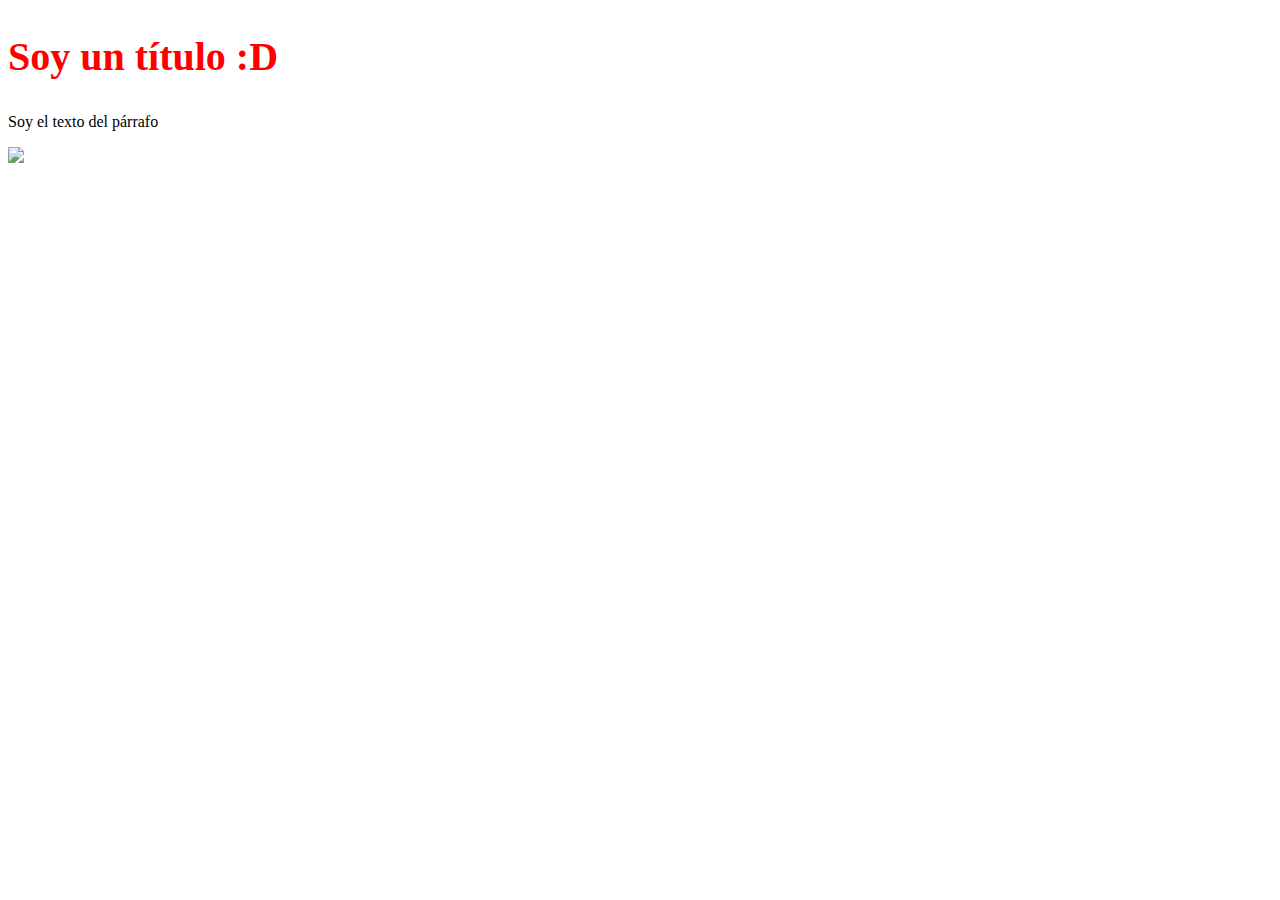
<file: Atributos/index.html>
<!DOCTYPE html>
<html lang="en">
<head>
  <meta charset="UTF-8">
  <meta http-equiv="X-UA-Compatible" content="IE=edge">
  <meta name="viewport" content="width=device-width, initial-scale=1.0">
  <title>Custom Elements</title>
</head>
<body>

  <my-element title="Soy un título :D" parrafo="Soy el texto del párrafo" img="https://avatars3.githubusercontent.com/u/1905708?s=280&v=4">
  </my-element> <!!---Esto viene de JS en customElements.define()-->

  <script type="module" src="my-element.js"></script>

</body>
</html>
</file>
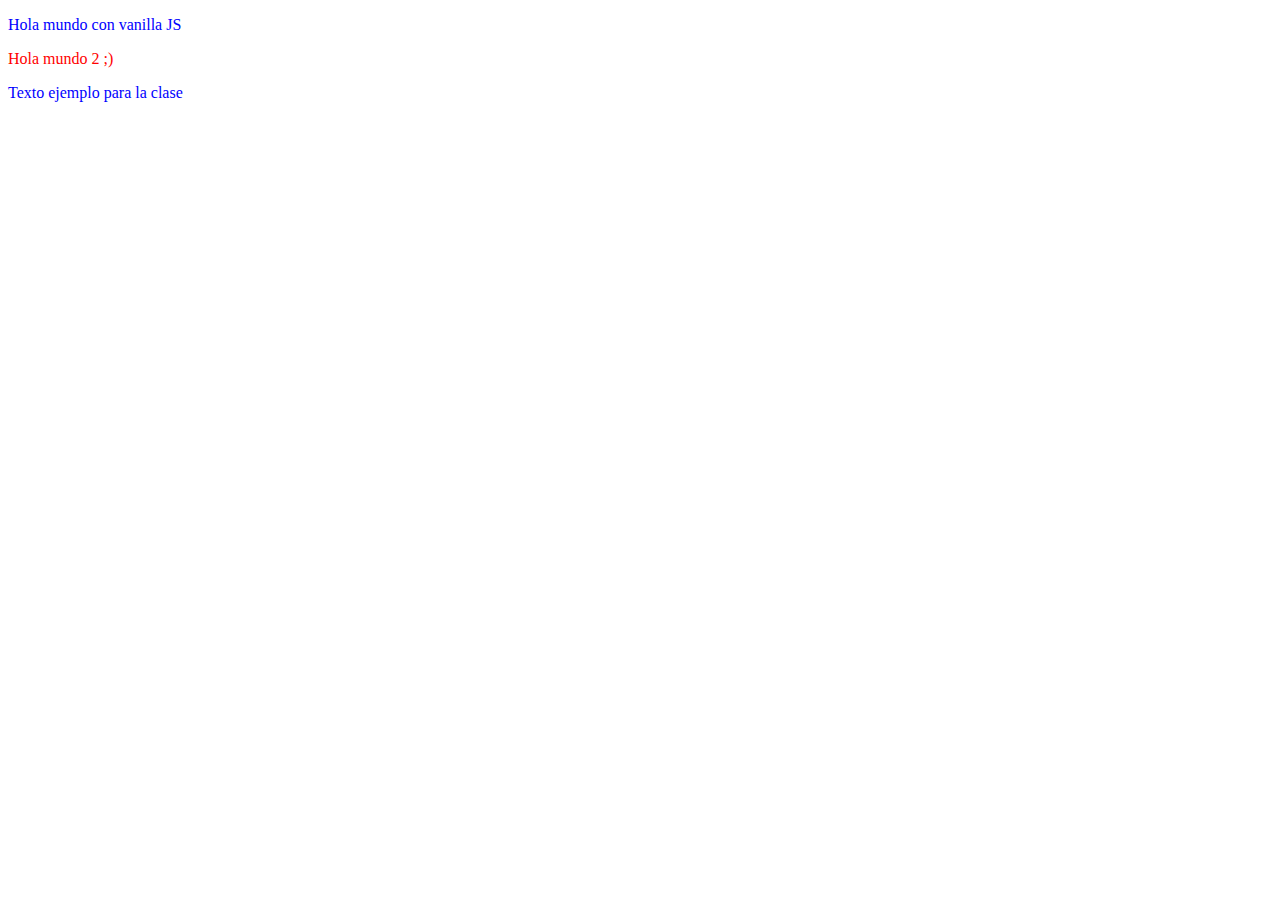
<file: CustomElements/index.html>
<!DOCTYPE html>
<html lang="en">
<head>
  <meta charset="UTF-8">
  <meta http-equiv="X-UA-Compatible" content="IE=edge">
  <meta name="viewport" content="width=device-width, initial-scale=1.0">
  <title>Custom Elements</title>
</head>
<body>
  <my-element></my-element> <!!---Esto viene de JS en customElements.define()-->
  <script type="module" src="my-element.js"></script>
</body>
</html>
</file>
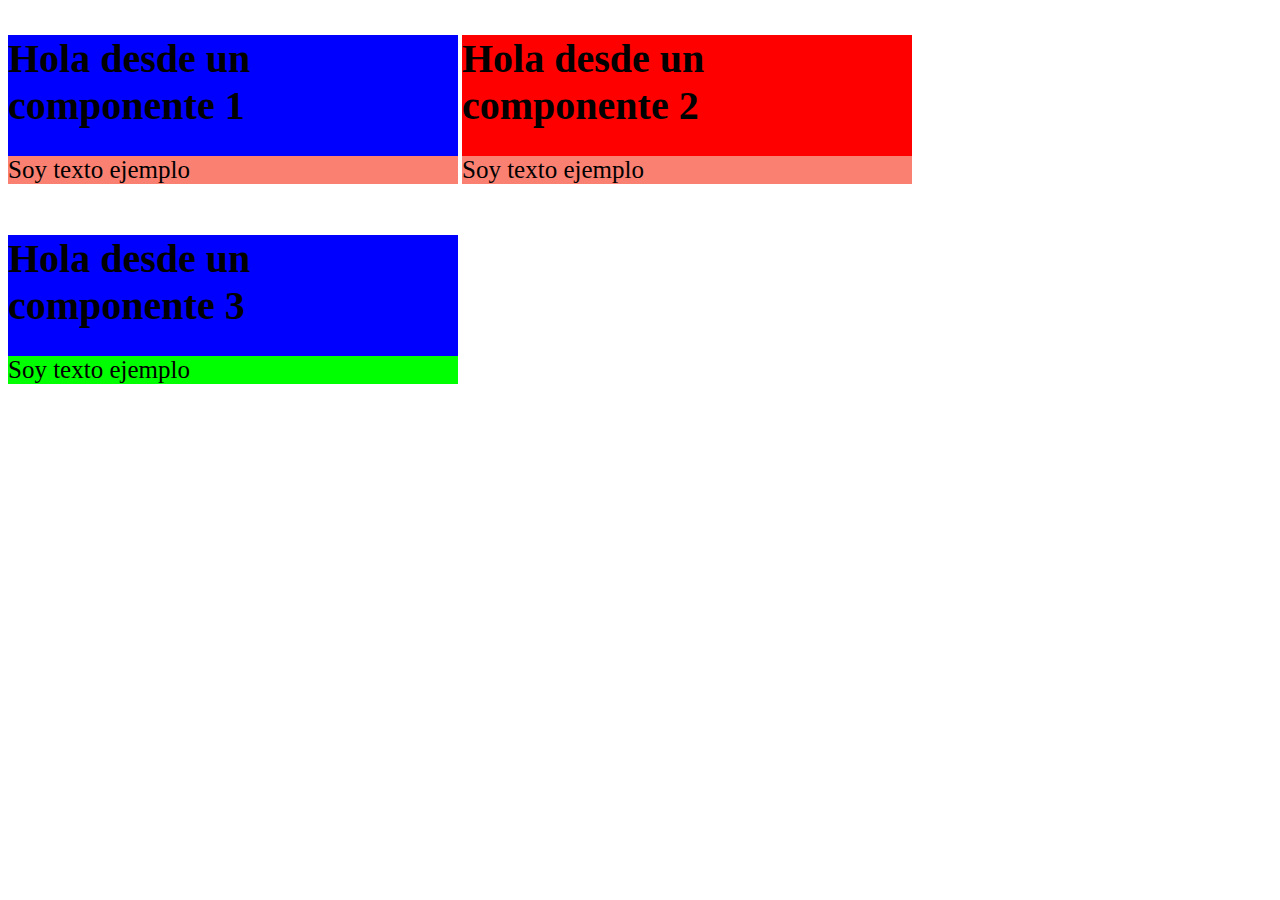
<file: CustomProperties/index.html>
<!DOCTYPE html>
<html lang="en">
<head>
  <meta charset="UTF-8">
  <meta http-equiv="X-UA-Compatible" content="IE=edge">
  <meta name="viewport" content="width=device-width, initial-scale=1.0">
  <title>Custom properties</title>
  <style>
    my-element{ /*Estamos reesecribiendo los estilos que están en JS y también lo podemos hacer desde los archivos CSS*/
      --primary-color: blue;
      --heading-primary: 40px;
    }

    .segundo{
      --primary-color: red;
    }

    .tercero{
      --secondary-color: lime;
    }
  </style>
</head>
<body>
  <my-element>
    <span slot="title">Hola desde un componente 1</span>
    <span class="text" slot="parrafo">Soy texto ejemplo</span>
  </my-element>

  <my-element class="segundo">
    <span slot="title">Hola desde un componente 2</span>
    <span class="text" slot="parrafo">Soy texto ejemplo</span>
  </my-element>

  <my-element class="tercero">
    <span slot="title">Hola desde un componente 3</span>
    <span class="text" slot="parrafo">Soy texto ejemplo</span>
  </my-element>

  <script type="module" src="my-element.js"></script>
</body>
</html>
</file>
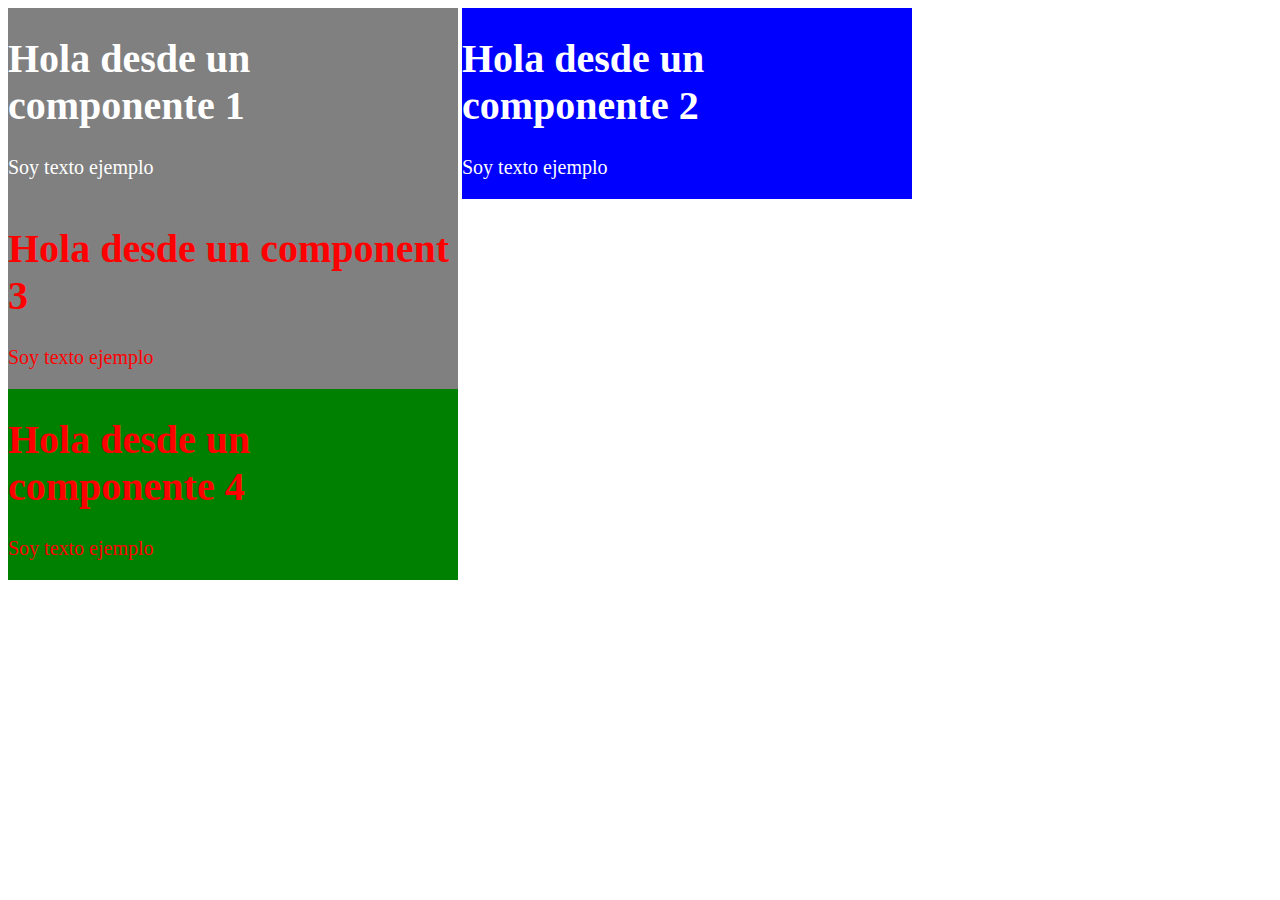
<file: host/index.html>
<!DOCTYPE html>
<html lang="en">
<head>
  <meta charset="UTF-8">
  <meta http-equiv="X-UA-Compatible" content="IE=edge">
  <meta name="viewport" content="width=device-width, initial-scale=1.0">
  <title>Host</title>
</head>
<body>
  <my-element>
    <span slot="title">Hola desde un componente 1</span>
    <span slot="parrafo">Soy texto ejemplo</span>
  </my-element>

  <my-element class="blue">
    <span slot="title">Hola desde un componente 2</span>
    <span slot="parrafo">Soy texto ejemplo</span>
  </my-element>

  <my-element yellow>
    <span slot="title">Hola desde un component 3</span>
    <span slot="parrafo">Soy texto ejemplo</span>
  </my-element>

  <article class="card">
    <my-element yellow>
      <span slot="title">Hola desde un componente 4</span>
      <span slot="parrafo">Soy texto ejemplo</span>
    </my-element>
  </article>

  <script type="module" src="my-element.js"></script>
</body>
</html>
</file>
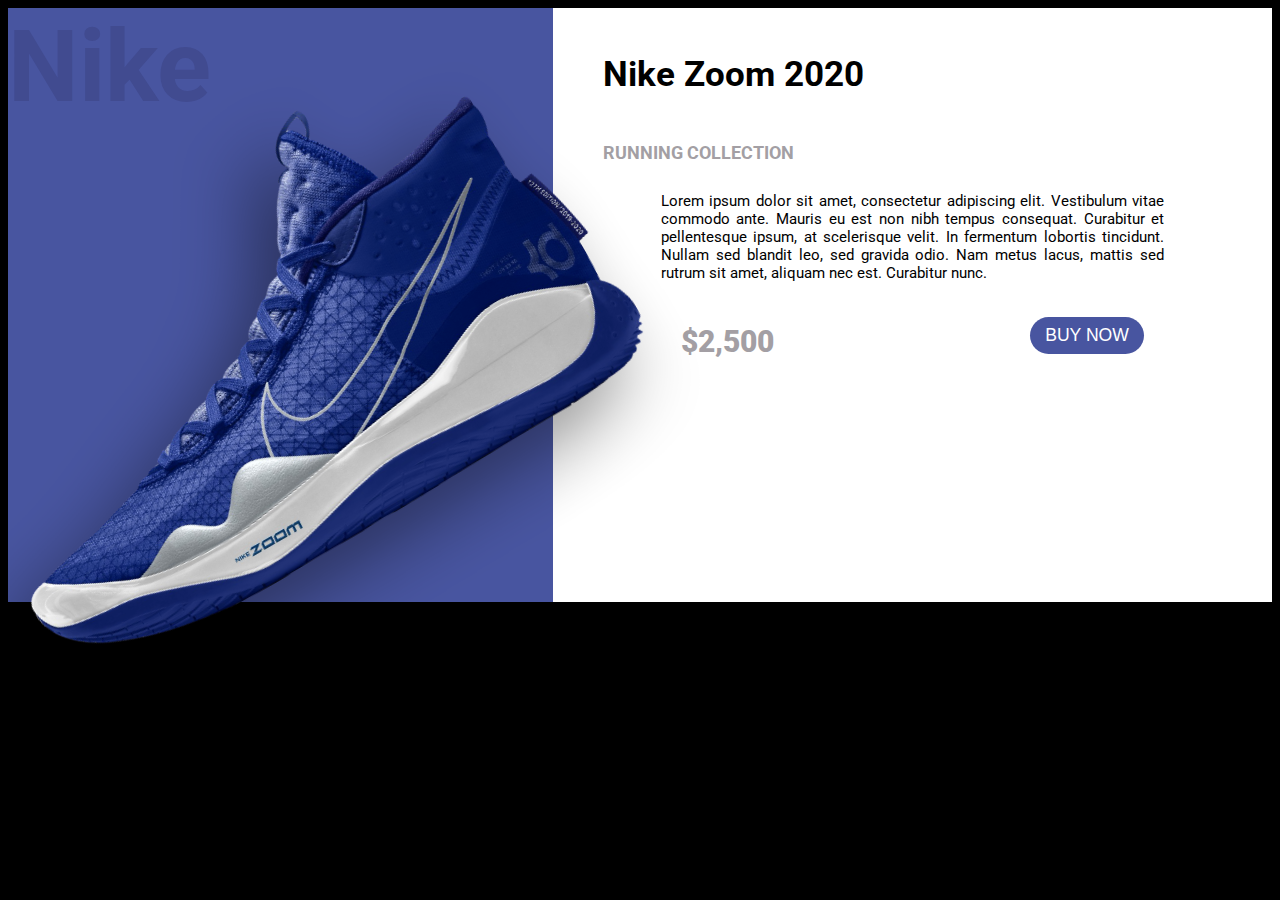
<file: Proyecto/index.html>
<!DOCTYPE html>
<html lang="en">
<head>
  <meta charset="UTF-8">
  <meta http-equiv="X-UA-Compatible" content="IE=edge">
  <meta name="viewport" content="width=device-width, initial-scale=1.0">
  <title>Nike Blue</title>
  <link rel="preconnect" href="https://fonts.gstatic.com">
  <link href="https://fonts.googleapis.com/css2?family=Roboto:wght@400;500&display=swap" rel="stylesheet">
  <link rel="stylesheet" href="style.css">
</head>
<body class="body">
  <nike-card img="images/nike-blue.png">
    <h1 slot="brand-name">Nike</h1>
    <h2 slot="shoe-model">Nike Zoom 2020</h2>
    <h3 slot="collection">RUNNING COLLECTION</h3>
    <p slot="shoe-details">
      Lorem ipsum dolor sit amet, consectetur adipiscing elit. Vestibulum vitae commodo ante.
      Mauris eu est non nibh tempus consequat. Curabitur et pellentesque ipsum, at scelerisque velit.
      In fermentum lobortis tincidunt. Nullam sed blandit leo, sed gravida odio. Nam metus lacus, mattis sed rutrum sit
      amet, aliquam nec est. Curabitur nunc.
    </p>
    <strong slot="shoe-price">$2,500</strong>
    <button slot="buy-button" class="buy-button">BUY NOW</button>
  </nike-card>
  <script type="module" src="app.js"></script>
</body>
</html>
</file>
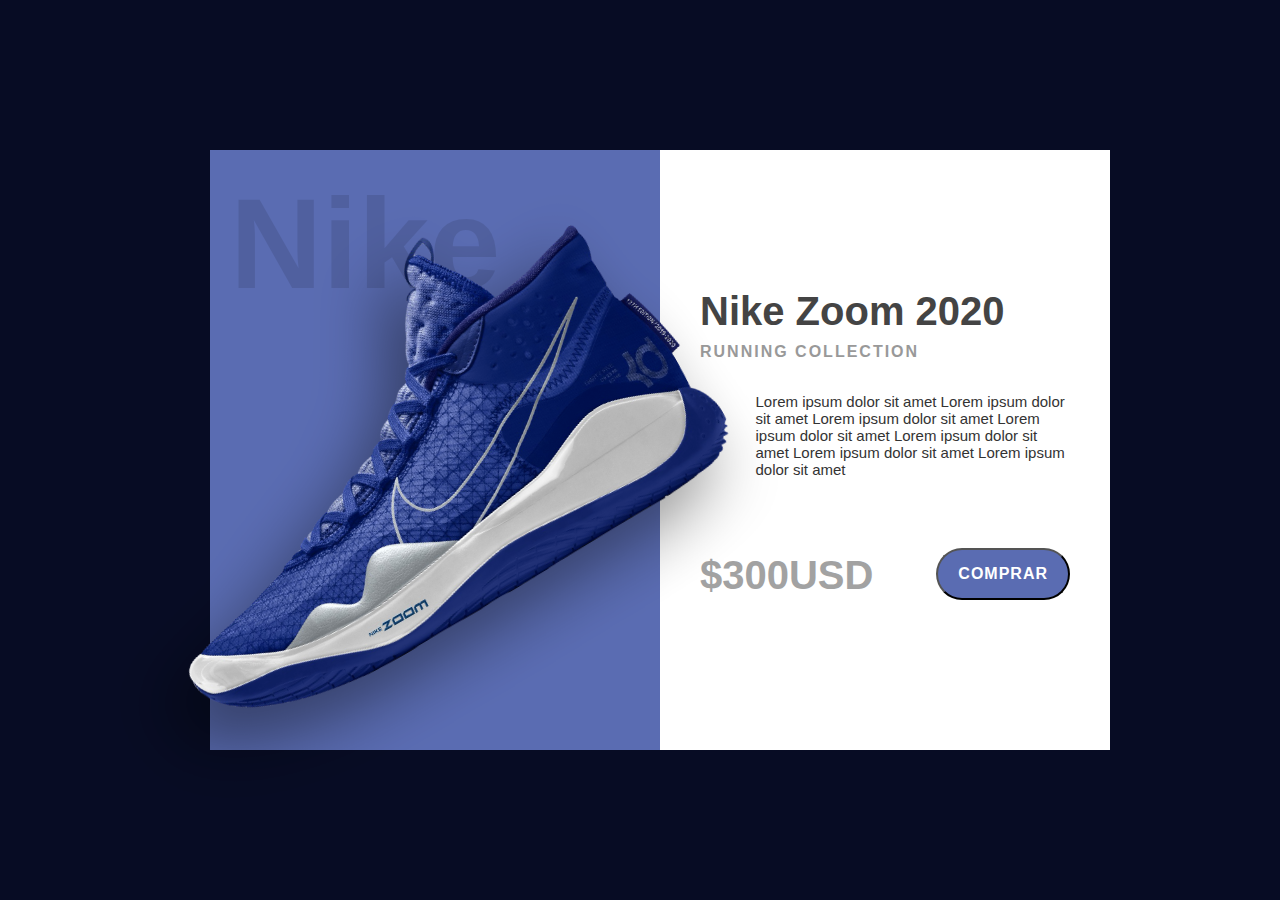
<file: Proyecto_Mejorado/index.html>
<!DOCTYPE html>
<html lang="en">
<head>
  <meta charset="UTF-8">
  <meta http-equiv="X-UA-Compatible" content="IE=edge">
  <meta name="viewport" content="width=device-width, initial-scale=1.0">
  <title>Nike Storm 2020</title>
  <link rel="stylesheet" href="styles.css">
</head>
<body>
  <product-card
  img="./images/nike-blue.png"
  title="Nike Zoom 2020"
  collection="Running Collection"
  description="Lorem ipsum dolor sit amet Lorem ipsum dolor sit amet Lorem ipsum dolor sit amet Lorem ipsum dolor sit amet Lorem ipsum dolor sit amet Lorem ipsum dolor sit amet Lorem ipsum dolor sit amet"
  price="$300USD">
  </product-card>
  <script type="module" src="app.js"></script>
</body>
</html>
</file>
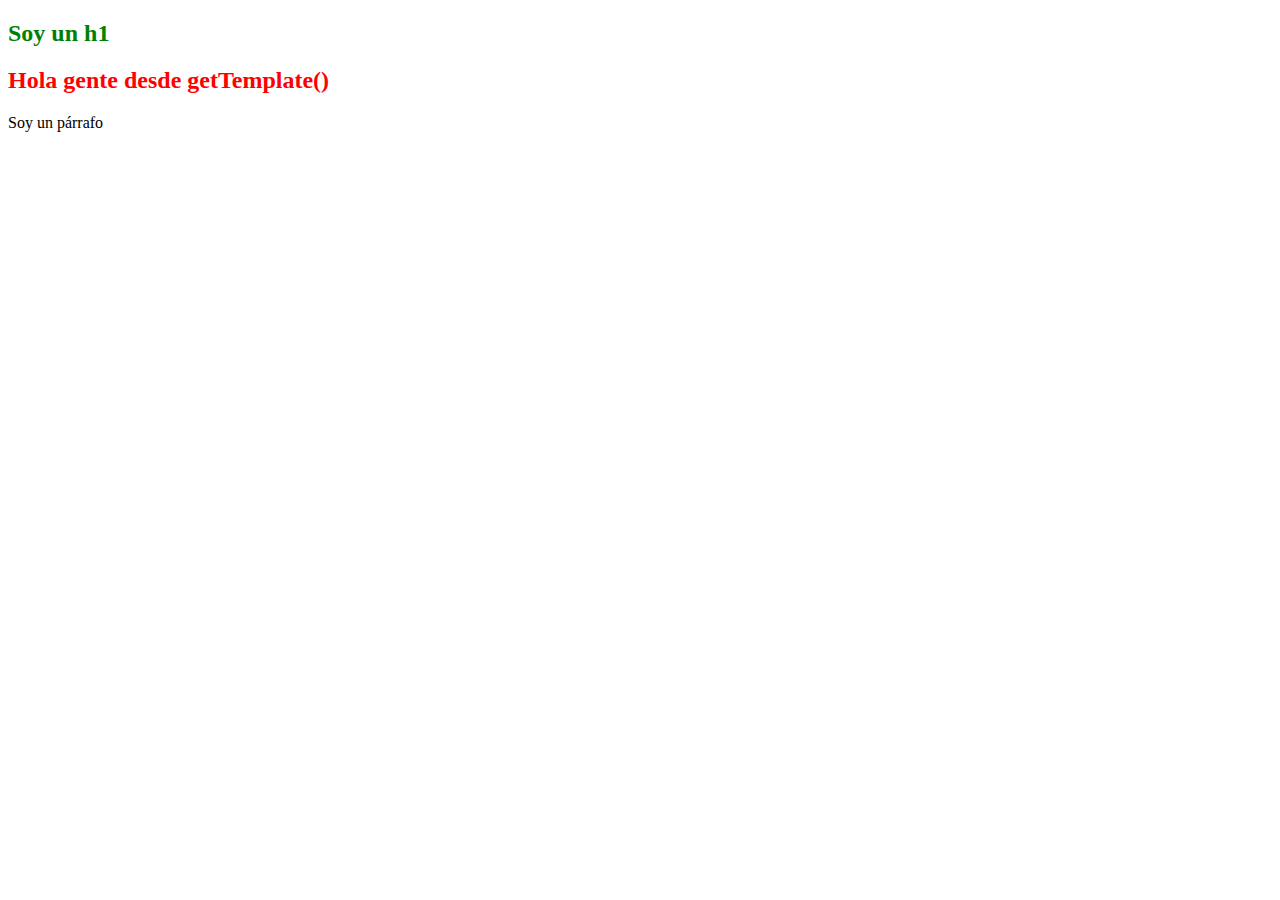
<file: ShadowDOM/index.html>
<!DOCTYPE html>
<html lang="en">
<head>
  <meta charset="UTF-8">
  <meta http-equiv="X-UA-Compatible" content="IE=edge">
  <meta name="viewport" content="width=device-width, initial-scale=1.0">
  <title>Custom Elements</title>
  <link rel="stylesheet" href="style.css">
</head>
<body>
  <h2>Soy un h1</h2>
  <template>
    <h2>Hola desde h2 y template</h2>
    <div>
      <p>Soy más texto dentro de template</p>
    </div>
  </template>

  <my-element></my-element> <!!---Esto viene de JS en customElements.define()-->

  <script type="module" src="my-element.js"></script>

</body>
</html>
</file>
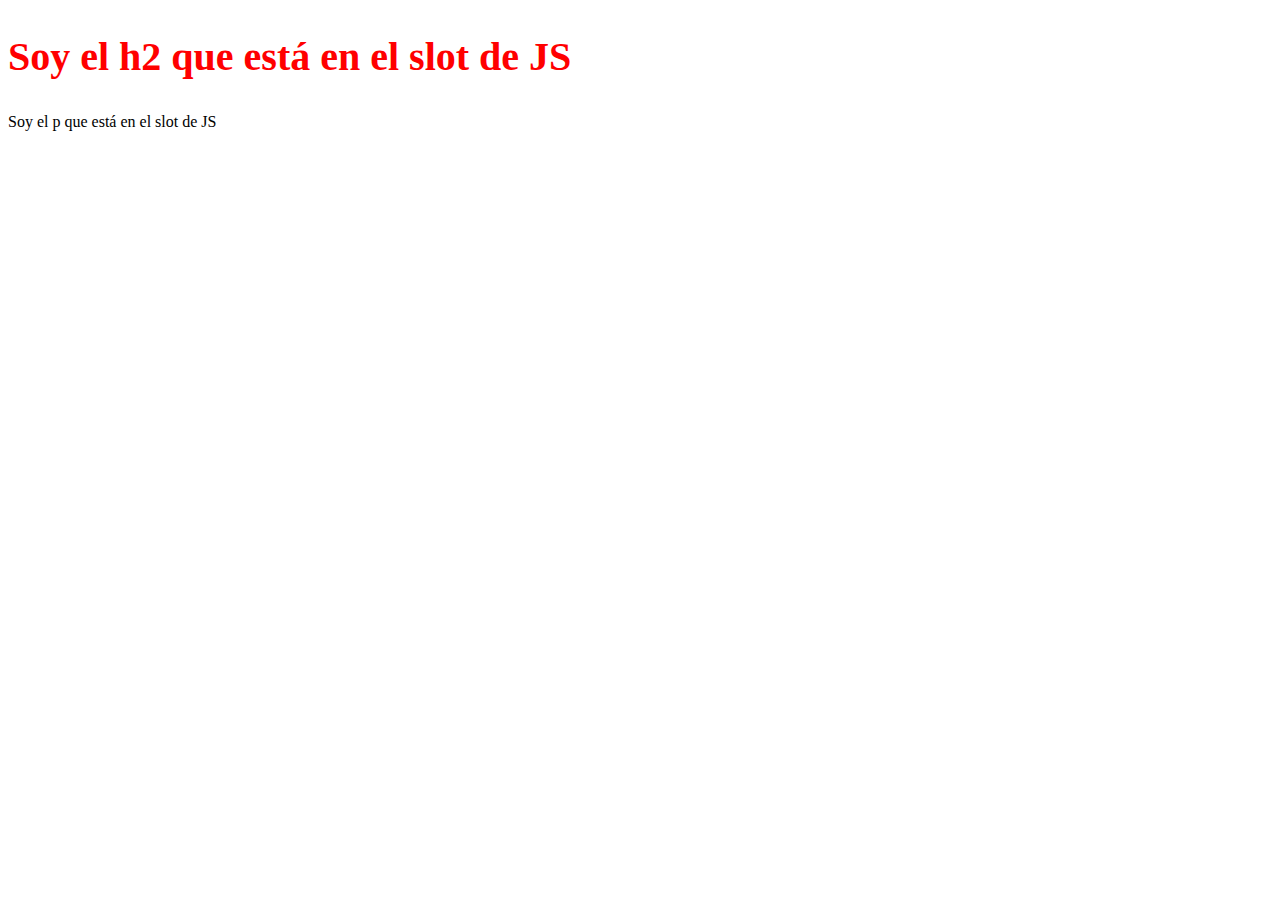
<file: Slot/index.html>
<!DOCTYPE html>
<html lang="en">
<head>
  <meta charset="UTF-8">
  <meta http-equiv="X-UA-Compatible" content="IE=edge">
  <meta name="viewport" content="width=device-width, initial-scale=1.0">
  <title>Custom Elements</title>
</head>
<body>

  <my-element>
    <span slot="title">Soy el h2 que está en el slot de JS</span>
    <span slot="paragraph">Soy el p que está en el slot de JS</span>
  </my-element> <!!---Esto viene de JS en customElements.define()-->

  <script type="module" src="my-element.js"></script>

</body>
</html>
</file>
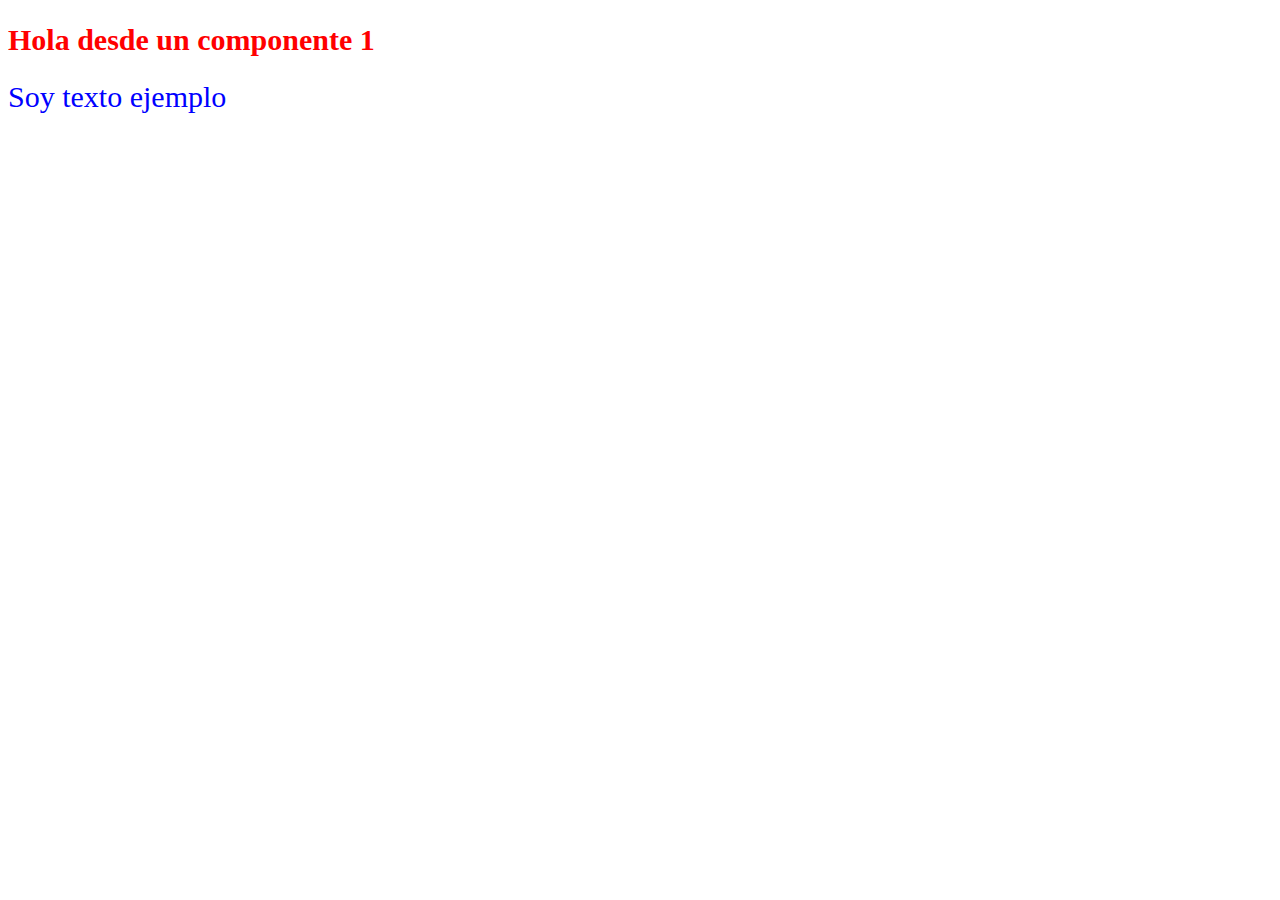
<file: slotted/index.html>
<!DOCTYPE html>
<html lang="en">
<head>
  <meta charset="UTF-8">
  <meta http-equiv="X-UA-Compatible" content="IE=edge">
  <meta name="viewport" content="width=device-width, initial-scale=1.0">
  <title>Slotted</title>
</head>
<body>
  <my-element>
    <span slot="title">Hola desde un componente 1</span>
    <span class="text" slot="parrafo">Soy texto ejemplo</span>
  </my-element>

  <script type="module" src="my-element.js"></script>
</body>
</html>
</file>
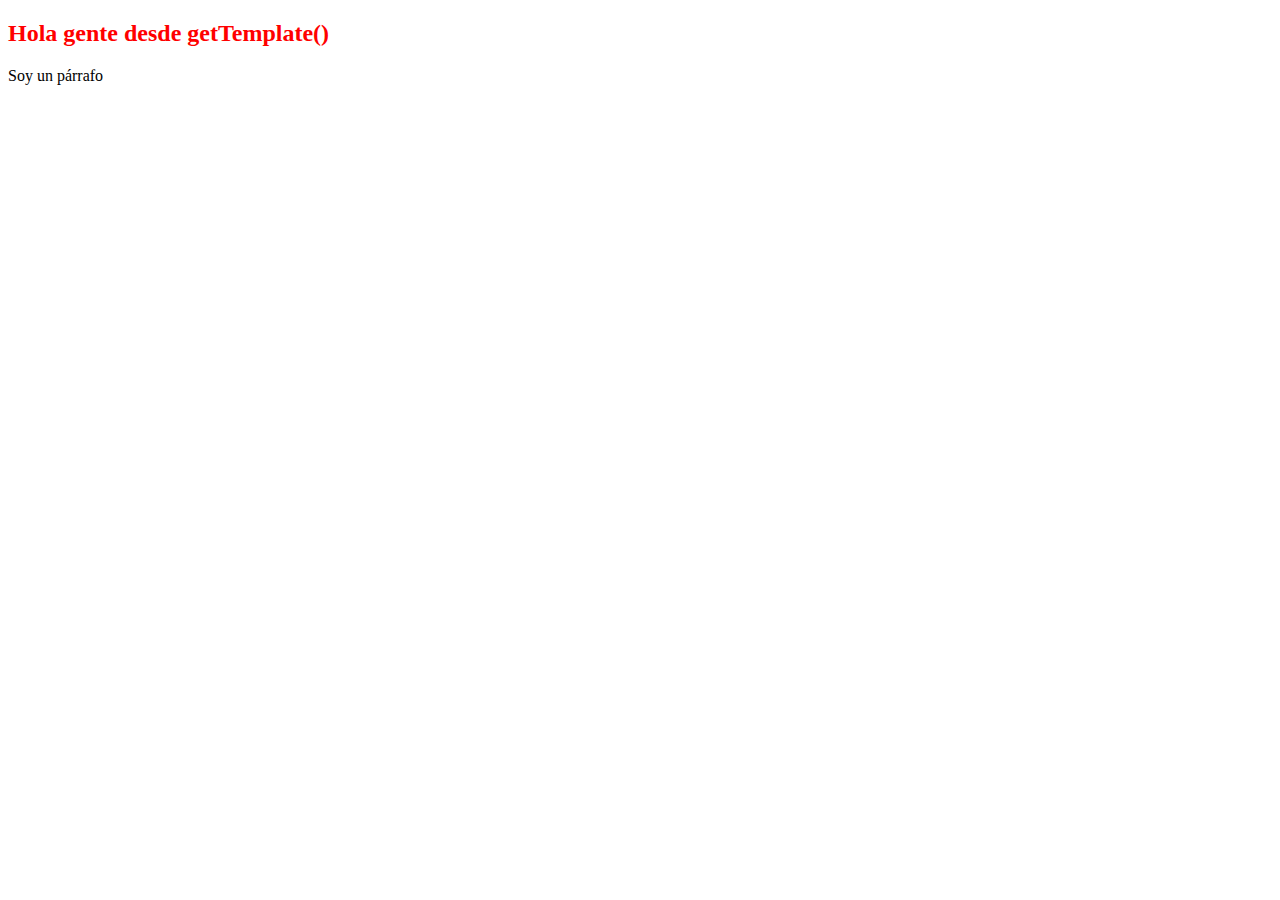
<file: Template/index.html>
<!DOCTYPE html>
<html lang="en">
<head>
  <meta charset="UTF-8">
  <meta http-equiv="X-UA-Compatible" content="IE=edge">
  <meta name="viewport" content="width=device-width, initial-scale=1.0">
  <title>Custom Elements</title>
</head>
<body>

  <template>
    <h2>Hola desde h2 y template</h2>
    <div>
      <p>Soy más texto dentro de template</p>
    </div>
  </template>

  <my-element></my-element> <!!---Esto viene de JS en customElements.define()-->

  <script type="module" src="my-element.js"></script>

</body>
</html>
</file>
<file: Proyecto/style.css>
:root{
  --primary-blue: #4855a0;
  --header-blue: #414b90;
  --gray: #a39fa4;
  font-family: 'Roboto', sans-serif;
}

.body{
  background-color: black;
}

.buy-button{
  height: fit-content;
  color: white;
  background-color: var(--primary-blue);
  border-radius: 20px;
  font-size: 1.1rem;
  padding: 4px 12px;
  border: none;
}

@media screen and (min-width:1000px){
  .buy-button{
    padding: 8px 15px;
  }
}
</file>
<file: Proyecto_Mejorado/styles.css>
*{
  margin: 0;
  padding: 0;
}

body{
  display: flex;
  justify-content: center;
  align-items: center;
  width: 100%;
  min-height: 100vh;
  font-family: Arial, Helvetica, sans-serif;
  background-color: #070c24;
}
</file>
<file: ShadowDOM/style.css>
h2{
  color: green;
}
</file>
